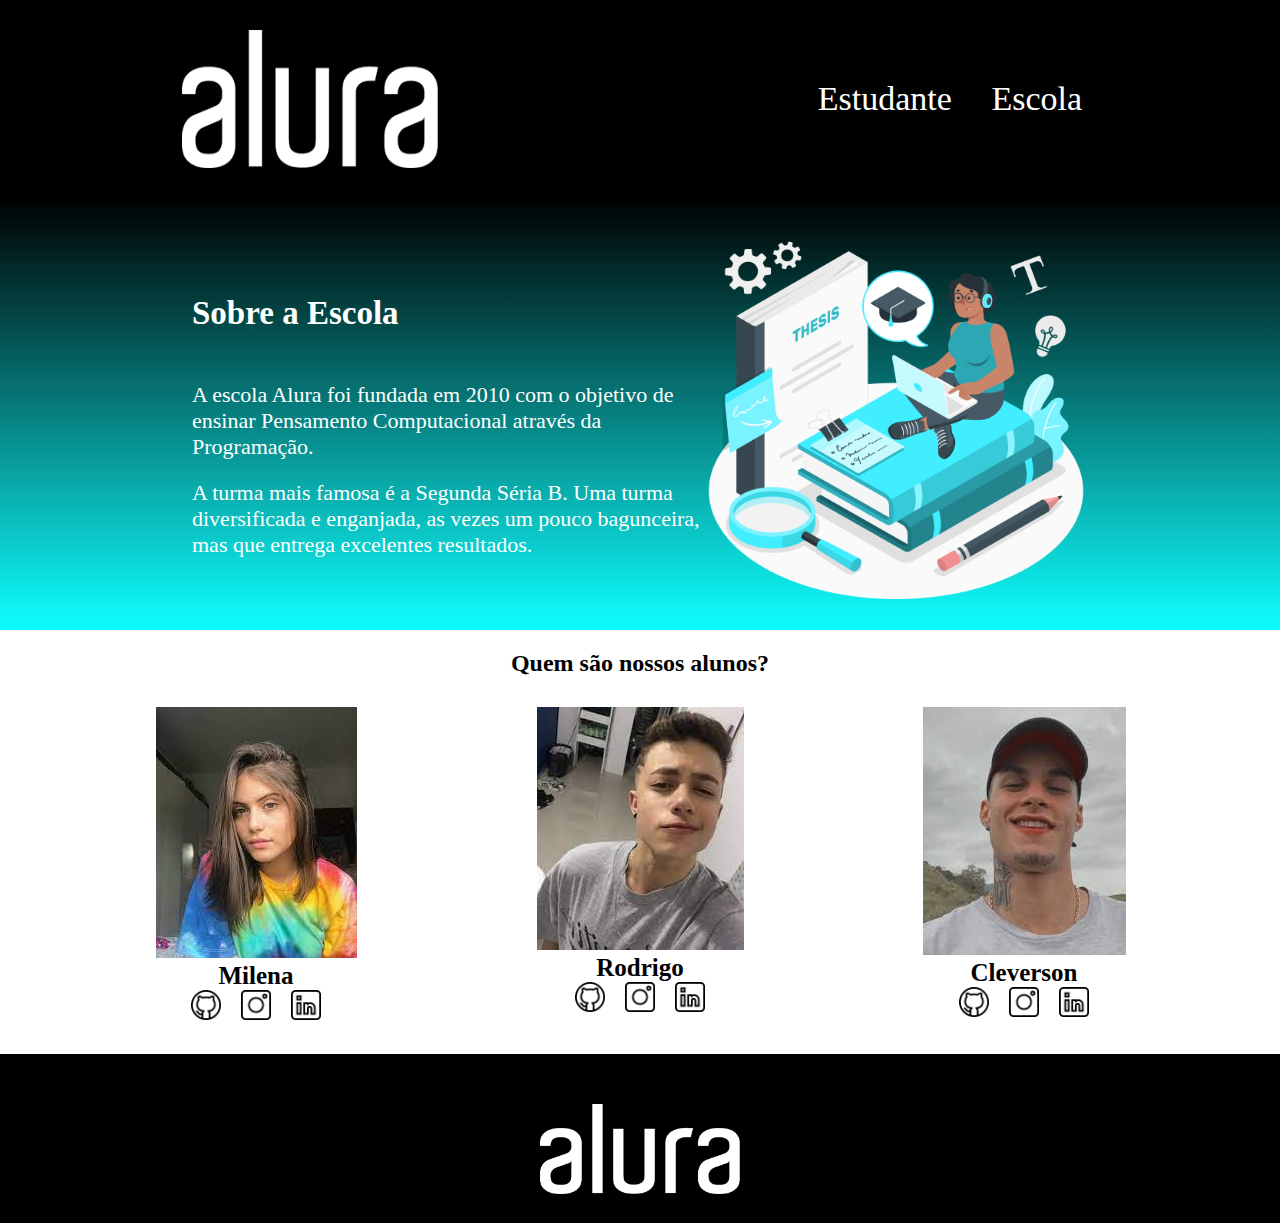
<file: indrid.html.html>
<!DOCTYPE html>
	<html lang="pt-br">
		<head>
			<meta charset="UTF-8">
			<link rel="stylesheet" href="style.css">
			<title>Alura</title>
		</head>
		<body>
			<header class="cabecalho">
				<img class="cabecalho-img" src="alura.png" alt="logo da alura">
                    <ul>
                        <li class="cabecalho-lista">Estudante</li>
                        <li class="cabecalho-lista">Escola</li>        
                    </ul>
			</header>
		    <section class="escola">
		        <div class="escola-div">
		            <h2 class="escola-titulo">Sobre a Escola</h2>
		            <p class="escola-1">A escola Alura foi fundada em 2010 com o objetivo de ensinar Pensamento Computacional através da Programação.</p>
		            <p class="escola-2">A turma mais famosa é a Segunda Séria B. Uma turma diversificada e enganjada, as vezes um pouco bagunceira, mas que entrega excelentes resultados.</p>
		        </div>
		        	<img class="escola-imagem" src="notebook.png" alt="garota usando computador">
		    </section> 
		    <section>
                <h2 class="estudante-titulo">Quem são nossos alunos?</h2>
                <div class="estudantes-todos">
                	<span></span>
                    <div class="estudante-div">
                        <img class="estudante-img" src="milena.jpg" alt="foto da Milena">
                        <h3 class="estudante-nome">Milena</h3>
                        <img class="estudante-icone" src="github.png" alt="icone github">
                        <img class="estudante-icone" src="instagram.png" alt="icone instagram">
                        <img class="estudante-icone" src="linkedin.png" alt="icone linkedin">
                    </div>  
                    <div class="estudante-div">
                        <img class="estudante-img" src="rodrigo.jpg" alt="foto do Rodrigo">
                        <h3 class="estudante-nome">Rodrigo</h3>
                        <img class="estudante-icone" src="github.png" alt="icone github">
                        <img class="estudante-icone" src="instagram.png" alt="icone instagram">
                        <img class="estudante-icone" src="linkedin.png" alt="icone linkedin">
                    </div> 
                    <div class="estudante-div">
                        <img class="estudante-img" src="cleverson.jpg" alt="foto do Cleverson">
                        <h3 class="estudante-nome">Cleverson</h3>
                        <img class="estudante-icone" src="github.png" alt="icone github">
                        <img class="estudante-icone" src="instagram.png" alt="icone instagram">
                        <img class="estudante-icone" src="linkedin.png" alt="icone linkedin">
                    </div>  
                    <span></span>
                </div>
            </section>
             <footer class="rodape">
                <img class="rodape-img" src="alura.png" alt="logo da alura">
            </footer>         
		</body>	
	</html>
</file>
<file: style.css>
header{
    background: #000000;
    color: white;
}

.cabecalho-img{
    width: 20%;
}

.cabecalho{
    background-color: #000000;
    color: white;
    display: flex;
    justify-content: space-around;
    padding: 30px 0;
    font-size: 30px;
}

.cabecalho-lista{
    display: inline-block;
    margin: 0 16px;
    padding: 50px 0;
    font-size: 34px;
}

.escola{
    background-image: linear-gradient(#000000, rgba(14, 559, 918, 7.002));
    color: white;
    display: flex;
    justify-content: center;
    align-items: center;
    padding: 24px 0;
    font-size: 22px;


}

.escola-div{
	padding-left: 15%;
}

.escola-1{
	padding-top: 26px;
    padding-bottom: 20px;
}

.escola-imagem{
    width: 30%;
    color: white;
    display: flex;
    padding-right: 15%;
}


*{
    margin: 0;
    padding: 0;
}

.escola-titulo{
    padding: 24px 0;
}

.estudante-icone{
    width: 30px;
    padding-inline: 8px;
}

.estudante-titulo{
	text-align: center;
	padding-top: 20px;

}

.estudante-div{
    text-align: center;
    padding: 30px;
}

.estudantes-todos{
    display: grid;
    grid-template-columns: 5% 30% 30% 30% 5%;
}

.estudante-nome{
	font-size: 25px;
}

.rodape{
    background: black;
    text-align: center;
}
 
.rodape-img{
    width: 200px;
    margin-top: 50px;
    margin-bottom: 25px;

}
</file>
